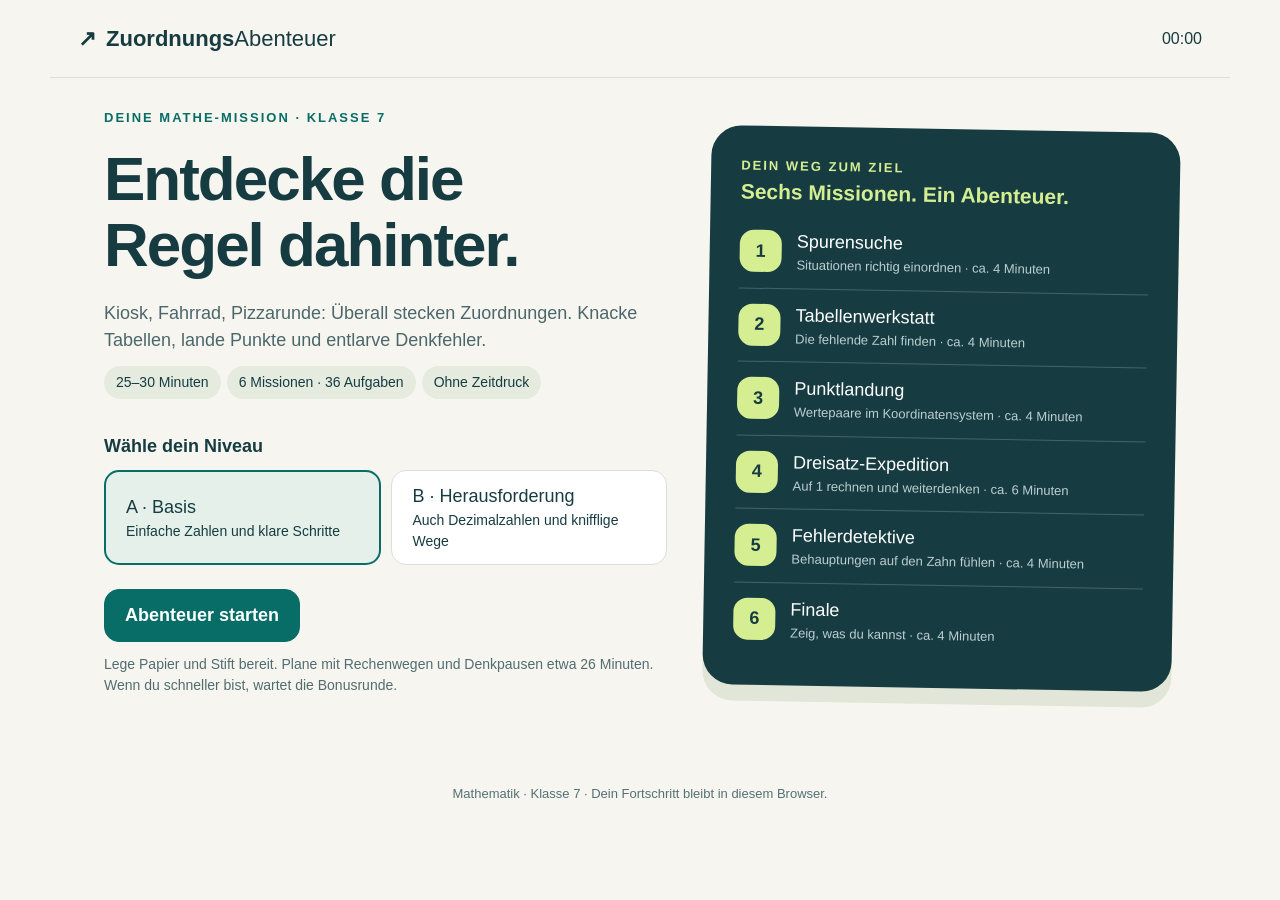
<file: index.html>
<!doctype html><html lang="de"><head><meta charset="UTF-8"><meta name="viewport" content="width=device-width,initial-scale=1,viewport-fit=cover"><meta name="theme-color" content="#123d42"><title>Zuordnungs-Abenteuer • Klasse 7</title><link rel="stylesheet" href="style.css"></head><body><header><a href="#" id="brand">↗ <span>Zuordnungs<span class="thin">Abenteuer</span></span></a><div><span id="clock">00:00</span><button id="pause" class="quiet" hidden>Pause</button></div></header><main id="app"></main><footer>Mathematik · Klasse 7 · Dein Fortschritt bleibt in diesem Browser.</footer><script src="app.js"></script></body></html>
</file>
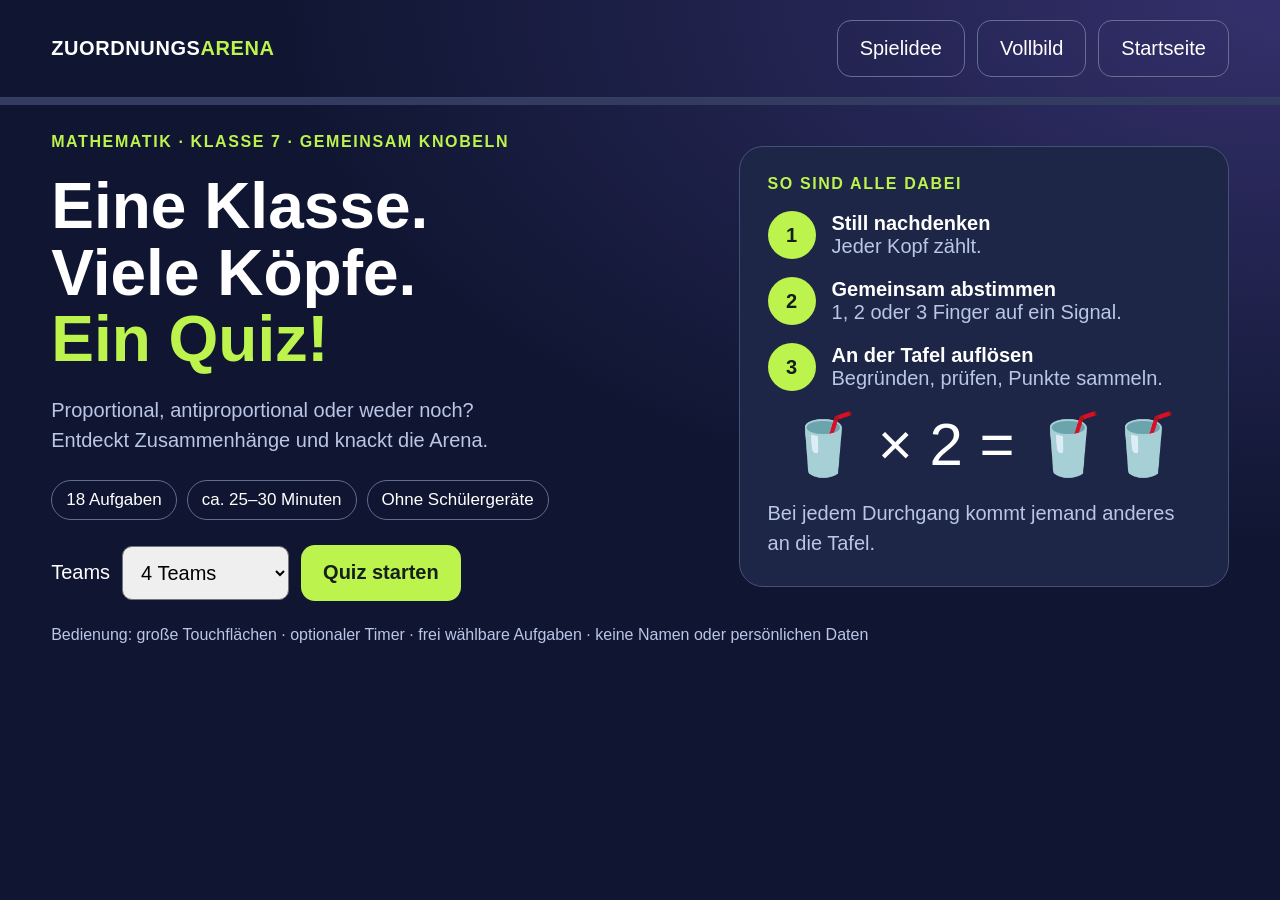
<file: klassenquiz/index.html>
<!doctype html><html lang="de"><meta charset="utf-8"><meta name="viewport" content="width=device-width,initial-scale=1"><title>Zuordnungs-Arena | Klassenquiz</title><style>
:root{font-family:Arial,sans-serif;color:#fff;background:#101632;font-size:20px}*{box-sizing:border-box}body{margin:0;background:radial-gradient(ellipse at top right,#34306c 0,transparent 55%)}button,select{font:inherit}button{cursor:pointer;border:0;border-radius:14px;padding:16px 22px;background:#293254;color:white;min-height:56px}button:hover{filter:brightness(1.18)}button:focus-visible{outline:4px solid #fff;outline-offset:4px}button:disabled{opacity:.45;cursor:default}.primary{background:#bcf34d;color:#15201b;font-weight:bold}.quiet{background:transparent;border:1px solid #647093}.top{display:flex;justify-content:space-between;align-items:center;padding:20px 4vw;border-bottom:1px solid #364064;gap:15px}.brand{font-weight:900;letter-spacing:.03em}.brand span{color:#bcf34d}.shell{max-width:1450px;margin:auto;padding:28px 4vw}h1{font-size:clamp(44px,5vw,76px);line-height:1.04;margin:22px 0}h2{font-size:clamp(29px,3vw,43px);line-height:1.18;margin:14px 0 22px}p{line-height:1.5}.muted{color:#bac6e5}.eyebrow{color:#bcf34d;font-weight:bold;letter-spacing:.1em;font-size:16px;text-transform:uppercase}.hero{display:grid;grid-template-columns:1.3fr 1fr;gap:50px;align-items:center}.card{background:#1d2646;border:1px solid #465176;border-radius:24px;padding:28px}.steps{display:grid;gap:18px}.step{display:flex;gap:16px;align-items:center}.num{background:#bcf34d;color:#122018;display:grid;place-items:center;width:48px;height:48px;border-radius:50%;flex-shrink:0;font-weight:bold}.chips{display:flex;gap:10px;flex-wrap:wrap;margin:25px 0}.chip{border:1px solid #626c90;padding:9px 14px;border-radius:99px;font-size:17px}.toolbar{display:flex;gap:12px;align-items:center;flex-wrap:wrap}.progress{height:7px;background:#313c60}.progress div{height:100%;background:#bcf34d;transition:width .3s}.meta{display:flex;justify-content:space-between;gap:15px;align-items:center}.question{display:grid;grid-template-columns:1.2fr 1fr;gap:28px;align-items:center;min-height:230px}.visual{background:#f5f7ff;border-radius:20px;color:#172245;padding:24px;text-align:center}.emoji{font-size:84px;line-height:1.2;display:block;margin:12px}.caption{font-weight:bold;font-size:24px}table{border-collapse:collapse;width:100%;font-size:clamp(22px,2.4vw,32px)}th,td{border:2px solid #a5aec6;padding:14px 9px}th{background:#dce5fa;font-size:22px}td{background:white}.options{display:grid;grid-template-columns:repeat(3,1fr);gap:16px;margin:24px 0}.option{text-align:left;display:flex;align-items:center;gap:15px;border:3px solid transparent;min-height:90px;font-size:clamp(22px,2.1vw,30px);background:#273151}.option b{display:grid;place-items:center;background:#fff2;border-radius:10px;min-width:44px;height:44px}.option.selected{border-color:#ffd365}.option.correct{background:#184c41;border-color:#bcf34d}.option.wrong{border-color:#ff9da6}.explain{background:#203c3b;border-left:6px solid #bcf34d;padding:20px 24px;border-radius:10px;line-height:1.45;font-size:25px;margin-bottom:18px}.scores{display:flex;gap:10px;flex-wrap:wrap;margin-top:20px}.score{flex:1;min-width:170px;padding:12px 16px;text-align:center;border:1px solid #5d6c96;border-radius:12px}.score strong{color:#bcf34d;font-size:30px;margin-left:15px}.award{font-size:18px;margin-top:10px;padding:10px;min-height:44px;width:100%}.award.on{background:#bcf34d;color:#122018}svg{max-height:250px;width:100%}.hidden{display:none!important}dialog{color:white;background:#1d2646;border:1px solid #7381a8;border-radius:20px;max-width:760px;padding:30px}dialog::backdrop{background:#000b}.finish{text-align:center;padding:30px}.timer{font-variant-numeric:tabular-nums;color:#ffd365;font-size:25px;font-weight:bold}.bottomnote{font-size:16px;color:#bac6e5;margin-top:22px}.rounddots{display:flex;gap:8px;flex-wrap:wrap;margin:20px 0}.rounddots button{padding:8px 13px;min-height:42px;font-size:18px}.rounddots .active{background:#bcf34d;color:#122018}@media(max-width:850px){.hero,.question{grid-template-columns:1fr;gap:20px}.options{grid-template-columns:1fr}.shell{padding:20px}.top{padding:15px}.top button{font-size:16px;padding:10px}.emoji{font-size:60px}h1{font-size:46px}.visual{padding:15px}}@media(prefers-reduced-motion:reduce){*{transition:none!important}}
</style><header class="top"><div class="brand">ZUORDNUNGS<span>ARENA</span></div><div class="toolbar"><button class="quiet" onclick="help.showModal()">Spielidee</button><button class="quiet" onclick="full()">Vollbild</button><button class="quiet" onclick="home()">Startseite</button></div></header><div class="progress"><div id="bar"></div></div><main class="shell" id="app"></main>
<dialog id="help"><h2>Alle denken. Alle stimmen ab.</h2><p>1. Alle lösen zunächst still. Bei Bedarf den 30-Sekunden-Timer starten.</p><p>2. Kurz mit der Nachbarperson vergleichen. Auf ein gemeinsames Signal zeigen alle gleichzeitig 1, 2 oder 3 Finger für die Antwort. Alternativ A/B/C-Karten oder Mini-Whiteboards nutzen.</p><p>3. Eine wechselnde Person begründet und tippt die Klassenantwort an der Tafel an. Danach „Auflösen“ wählen.</p><p>4. Optional: Bis zu vier Teams. Jedes Team legt sich vor der Auflösung auf eine Antwort fest. Die Lehrkraft vergibt je richtiger Teamantwort einen Punkt. Die Teamsprecher wechseln nach jeder Frage.</p><p>Die Tafel erfasst keine einzelnen Schülerantworten. Punkte werden durch die Lehrkraft vergeben. Kein Schülergerät und kein Schülerkonto nötig.</p><button class="primary" onclick="help.close()">Verstanden</button></dialog>
<script src="app.js"></script></html>
</file>
<file: style.css>
:root{--ink:#163c42;--teal:#086d67;--lime:#d5ee91;--paper:#f6f5ef;--orange:#ffbb75;--line:#d8e0d9}*{box-sizing:border-box}body{margin:0;background:var(--paper);color:var(--ink);font-family:Arial,sans-serif;font-size:18px;line-height:1.5}button,input{font:inherit}button{cursor:pointer;min-height:52px;border:1px solid var(--line);border-radius:15px;padding:12px 20px;background:white;color:var(--ink);touch-action:manipulation}button:hover{border-color:var(--teal)}button:focus-visible,input:focus-visible,a:focus-visible{outline:4px solid #eea353;outline-offset:3px}button:disabled{opacity:.5;cursor:default}header{max-width:1180px;margin:auto;padding:22px 28px;display:flex;align-items:center;justify-content:space-between;border-bottom:1px solid var(--line);gap:12px}header>div{display:flex;align-items:center;gap:16px}#brand{color:var(--ink);font-size:22px;text-decoration:none;font-weight:bold;display:flex;align-items:center;gap:10px}.thin{font-weight:normal}#clock{font-variant-numeric:tabular-nums;font-size:16px}main{max-width:1120px;margin:30px auto;padding:0 24px 24px}footer{text-align:center;font-size:13px;padding:22px;color:#557174}.eyebrow{text-transform:uppercase;font-size:13px;font-weight:bold;letter-spacing:2px;color:var(--teal)}h1{font-size:clamp(36px,5vw,62px);line-height:1.07;margin:18px 0 22px;letter-spacing:-2px}h2{font-size:30px;line-height:1.2;margin:12px 0 18px}h3{font-size:21px;margin:0 0 8px}p{margin:12px 0}.hero{display:grid;grid-template-columns:1.2fr 1fr;gap:40px;align-items:center}.intro{max-width:580px;color:#4c676b}.tag{display:inline-block;padding:6px 12px;border-radius:30px;font-size:14px;background:#e5ebdf;margin:0 6px 8px 0}.primary{background:var(--teal);color:white;border-color:var(--teal);font-weight:bold}.secondary{background:var(--lime);border-color:var(--lime);font-weight:bold}.quiet{background:transparent}.startbox{margin-top:26px}.levels{display:flex;gap:10px;margin:10px 0 18px}.levels button{flex:1;text-align:left}.levels small{display:block;font-size:14px;font-weight:normal}.selected{border:2px solid var(--teal);background:#e4f0e9}.map{background:var(--ink);border-radius:30px;padding:30px;color:white;transform:rotate(1deg);box-shadow:0 16px 0 #e1e6d8}.map h3{color:var(--lime)}.stop{display:flex;align-items:center;gap:15px;padding:13px 0;border-bottom:1px solid #456268}.stop:last-child{border:0}.badge{width:42px;height:42px;border-radius:14px;display:grid;place-items:center;background:var(--lime);color:var(--ink);font-weight:bold;flex-shrink:0}.stop small{display:block;color:#bcced0;font-size:13px}.toolbar{display:flex;justify-content:space-between;align-items:center;gap:20px;margin-bottom:16px}.track{display:flex;gap:8px;margin:20px 0 28px}.track span{height:7px;flex:1;background:#dce3d9;border-radius:8px}.track .done{background:var(--teal)}.track .active{background:#f1ac68}.layout{display:grid;grid-template-columns:minmax(0,1fr) 260px;gap:24px;align-items:start}.card{background:white;border:1px solid var(--line);border-radius:24px;padding:28px;box-shadow:0 6px 0 #ebeee5}.side{background:#eaf0e4;border-radius:22px;padding:24px;font-size:16px}.side p{margin:16px 0}.tasknum{font-size:13px;letter-spacing:1.5px;text-transform:uppercase;color:var(--teal);font-weight:bold}.question{font-size:23px;line-height:1.4;margin:14px 0 22px}.choices{display:grid;gap:12px;margin-top:22px}.choices button{text-align:left;min-height:62px}.choices button .letter{font-weight:bold;background:#edf1e8;border-radius:9px;padding:5px 10px;margin-right:12px}.feedback{border-radius:16px;padding:18px;margin-top:20px;background:#fff1df;border:1px solid #ebc795}.feedback.good{background:#eaf5dc;border-color:#b9d58c}.feedback h3{font-size:19px}.actions{display:flex;flex-wrap:wrap;gap:12px;margin-top:24px}.hint{margin:18px 0;padding:16px;border-left:4px solid #d6a565;background:#faf3e7}.tablewrap{overflow-x:auto;margin:18px 0}table{border-collapse:collapse;width:100%;text-align:center}th,td{padding:14px 10px;border:1px solid var(--line);min-width:45px}th{background:#edf2e9;font-size:15px}td.missing{background:#fff0d9;font-weight:bold}input{min-height:56px;border:2px solid #9fb7ad;border-radius:13px;padding:10px 14px;width:190px;max-width:100%}.entry{display:flex;align-items:center;gap:12px;flex-wrap:wrap;margin-top:20px}.entry label{width:100%;font-weight:bold}.center{max-width:820px;margin:30px auto}.center .card{padding:38px}.statrow{display:grid;grid-template-columns:repeat(3,1fr);gap:12px;margin:25px 0}.stat{background:#edf2e9;border-radius:15px;padding:18px}.stat strong{font-size:32px;display:block}.stat small{font-size:14px}.note{font-size:14px;color:#526d70}.graph{max-width:500px;margin:auto;touch-action:manipulation}svg{width:100%;height:auto;display:block}svg text{font-family:Arial,sans-serif;fill:#163c42;font-size:16px}svg .point{cursor:pointer;outline:none}svg .point:focus circle{stroke:#ff9a43;stroke-width:4}.chips{display:flex;gap:10px;flex-wrap:wrap}.summarylist{margin:20px 0;padding:0;list-style:none}.summarylist li{padding:12px 0;border-bottom:1px solid var(--line)}@media(max-width:820px){.hero{grid-template-columns:1fr;gap:28px}.map{transform:none}.layout{grid-template-columns:1fr}.side{display:none}.card{padding:22px}h1{max-width:600px}.map .stop{padding:9px 0}main{margin-top:24px}}@media(max-width:480px){header{padding:16px}#brand{font-size:16px}.thin{display:block;font-size:13px}main{padding:0 14px}.levels{flex-direction:column}.statrow{grid-template-columns:1fr}.card{padding:18px}.question{font-size:21px}h1{font-size:40px}.toolbar{font-size:14px}th,td{padding:10px 6px}.center .card{padding:24px}}@media(prefers-reduced-motion:no-preference){.card{animation:appear .2s ease-out}@keyframes appear{from{opacity:.5;transform:translateY(5px)}to{opacity:1;transform:none}}@media print{header,footer,.actions{display:none}.card{box-shadow:none}body{background:white}}

.illustrated-question{display:flex;align-items:center;gap:20px;margin:12px 0 22px}.illustrated-question .question{flex:1;margin:0;min-width:0}.task-art{width:112px;height:112px;flex:0 0 112px;background-image:url(aufgaben-motive.png);background-size:400% 400%;background-repeat:no-repeat;border-radius:12px}@media(max-width:600px){.task-art{width:80px;height:80px;flex-basis:80px}.illustrated-question{gap:12px;align-items:flex-start}}
</file>
